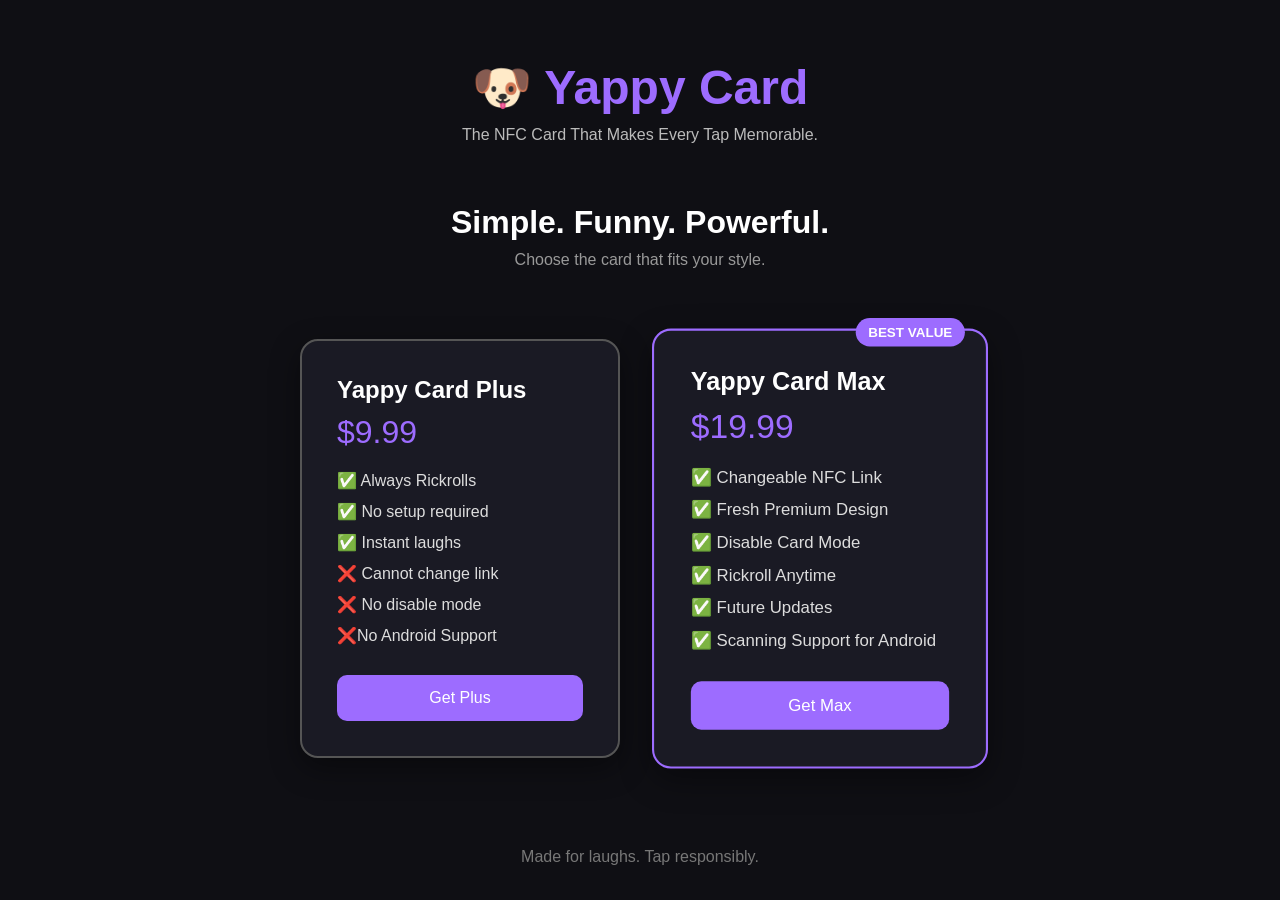
<file: index.html>
<!DOCTYPE html>
<html lang="en">
<head>
<meta charset="UTF-8">
<meta name="viewport" content="width=device-width, initial-scale=1.0">
<title>Yappy Card</title>
<link rel="stylesheet" href="style.css">
</head>
<body>

<header>
    <h1>🐶 Yappy Card</h1>
    <p>The NFC Card That Makes Every Tap Memorable.</p>
</header>

<section class="hero">
    <h2>Simple. Funny. Powerful.</h2>
    <p>Choose the card that fits your style.</p>
</section>

<div class="cards">

    <div class="card plus">
        <h2>Yappy Card Plus</h2>
        <div class="price">$9.99</div>

        <ul>
            <li>✅ Always Rickrolls</li>
            <li>✅ No setup required</li>
            <li>✅ Instant laughs</li>
            <li>❌ Cannot change link</li>
            <li>❌ No disable mode</li>
            <li>❌No Android Support</li>
        </ul>

        <button>Get Plus</button>
    </div>

    <div class="card max">
        <div class="badge">BEST VALUE</div>

        <h2>Yappy Card Max</h2>
        <div class="price">$19.99</div>

        <ul>
            <li>✅ Changeable NFC Link</li>
            <li>✅ Fresh Premium Design</li>
            <li>✅ Disable Card Mode</li>
            <li>✅ Rickroll Anytime</li>
            <li>✅ Future Updates</li>
            <li>✅ Scanning Support for Android</li>
        </ul>

        <button>Get Max</button>
    </div>

</div>

<footer>
    <p>Made for laughs. Tap responsibly.</p>
</footer>

</body>
</html>
</file>
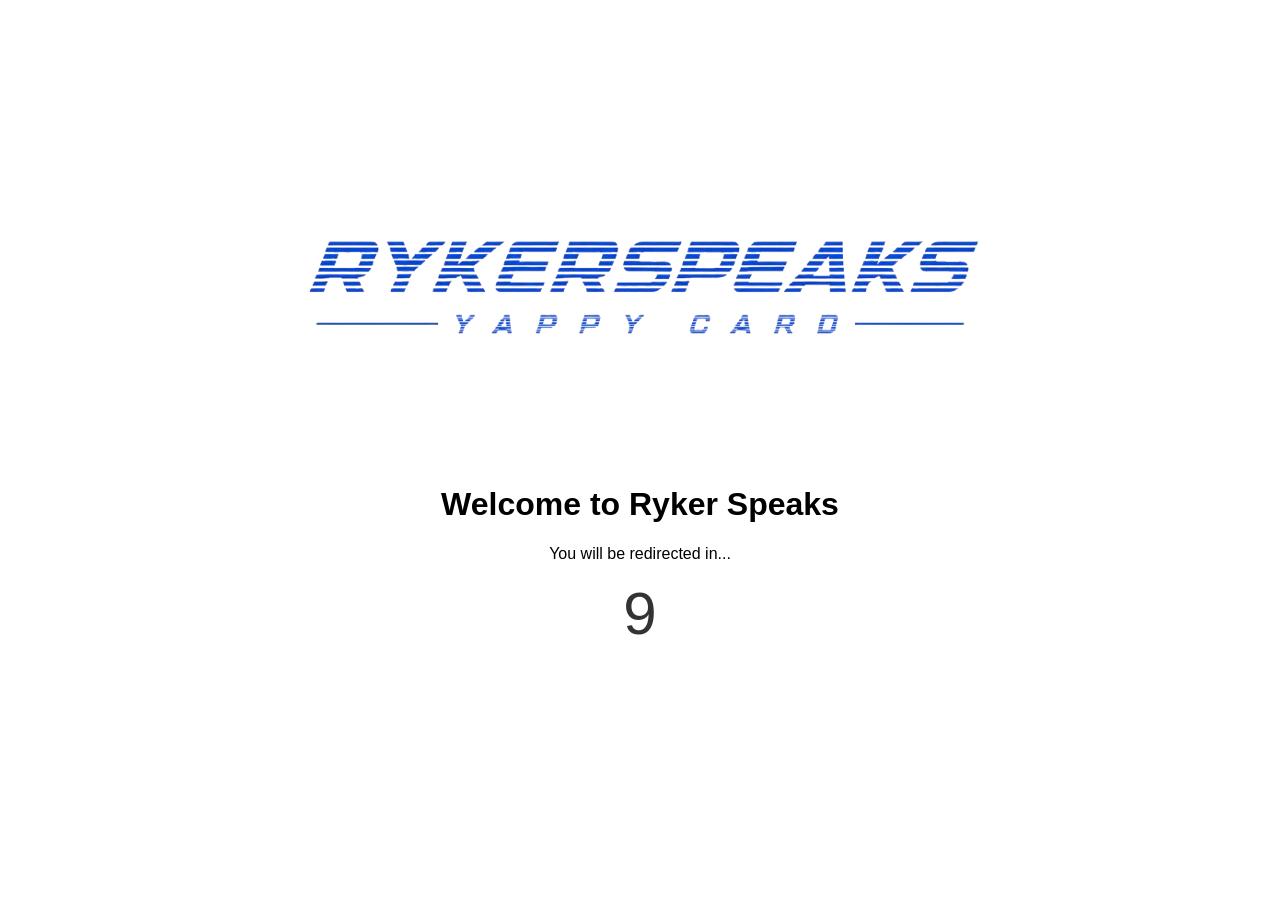
<file: redirect.html>
<!DOCTYPE html>
<html>
<head>
<meta charset="UTF-8">
<title>Redirecting</title>
<style>
body {
font-family: Arial, sans-serif;
text-align: center;
padding-top: 100px;
}

#countdown {
font-size: 60px;
color: #333;
}
</style>
<img src="ChatGPT_Image_Aug_3__2026__06_35_37_PM-removebg-preview.png"
</head>

<body>

<h1>Welcome to Ryker Speaks</h1>
<h2Thanks for Tuning In Today!</h2>
<p>You will be redirected in...</p>

<div id="countdown">10</div>

<script>
let seconds = 10;

let redirectLink = "https://social.mtdv.me/yappyspeaks"; // Put your changing link here

let timer = setInterval(function() {
seconds--;
document.getElementById("countdown").innerHTML = seconds;

if (seconds <= 0) {
clearInterval(timer);
window.location.href = redirectLink;
}
}, 1000);
</script>

</body>
</html>
</file>
<file: style.css>
*{
    margin:0;
    padding:0;
    box-sizing:border-box;
    font-family:Arial, Helvetica, sans-serif;
}

body{
    background:#0f0f14;
    color:white;
}

header{
    text-align:center;
    padding:60px 20px;
}

header h1{
    font-size:3rem;
    color:#9d6cff;
}

header p{
    color:#bbb;
    margin-top:10px;
}

.hero{
    text-align:center;
    margin-bottom:50px;
}

.hero h2{
    font-size:2rem;
    margin-bottom:10px;
}

.hero p{
    color:#999;
}

.cards{
    display:flex;
    justify-content:center;
    gap:40px;
    flex-wrap:wrap;
    padding:20px;
}

.card{
    position:relative;
    width:320px;
    background:#1a1a24;
    border-radius:18px;
    padding:35px;
    box-shadow:0 10px 30px rgba(0,0,0,.4);
    transition:.3s;
}

.card:hover{
    transform:translateY(-10px);
}

.plus{
    border:2px solid #555;
}

.max{
    border:2px solid #9d6cff;
    transform:scale(1.05);
}

.max:hover{
    transform:scale(1.08);
}

.badge{
    position:absolute;
    top:-12px;
    right:20px;
    background:#9d6cff;
    color:white;
    padding:6px 12px;
    border-radius:20px;
    font-size:.8rem;
    font-weight:bold;
}

.card h2{
    margin-bottom:10px;
}

.price{
    font-size:2rem;
    color:#9d6cff;
    margin-bottom:20px;
}

.card ul{
    list-style:none;
    margin-bottom:30px;
}

.card li{
    margin:12px 0;
    color:#ddd;
}

button{
    width:100%;
    padding:14px;
    border:none;
    border-radius:10px;
    background:#9d6cff;
    color:white;
    font-size:1rem;
    cursor:pointer;
    transition:.25s;
}

button:hover{
    background:#b48aff;
}

footer{
    text-align:center;
    color:#777;
    margin:70px 0 30px;
}

@media(max-width:700px){
    .cards{
        flex-direction:column;
        align-items:center;
    }

    .max{
        transform:none;
    }

    .max:hover{
        transform:translateY(-10px);
    }
}
</file>
